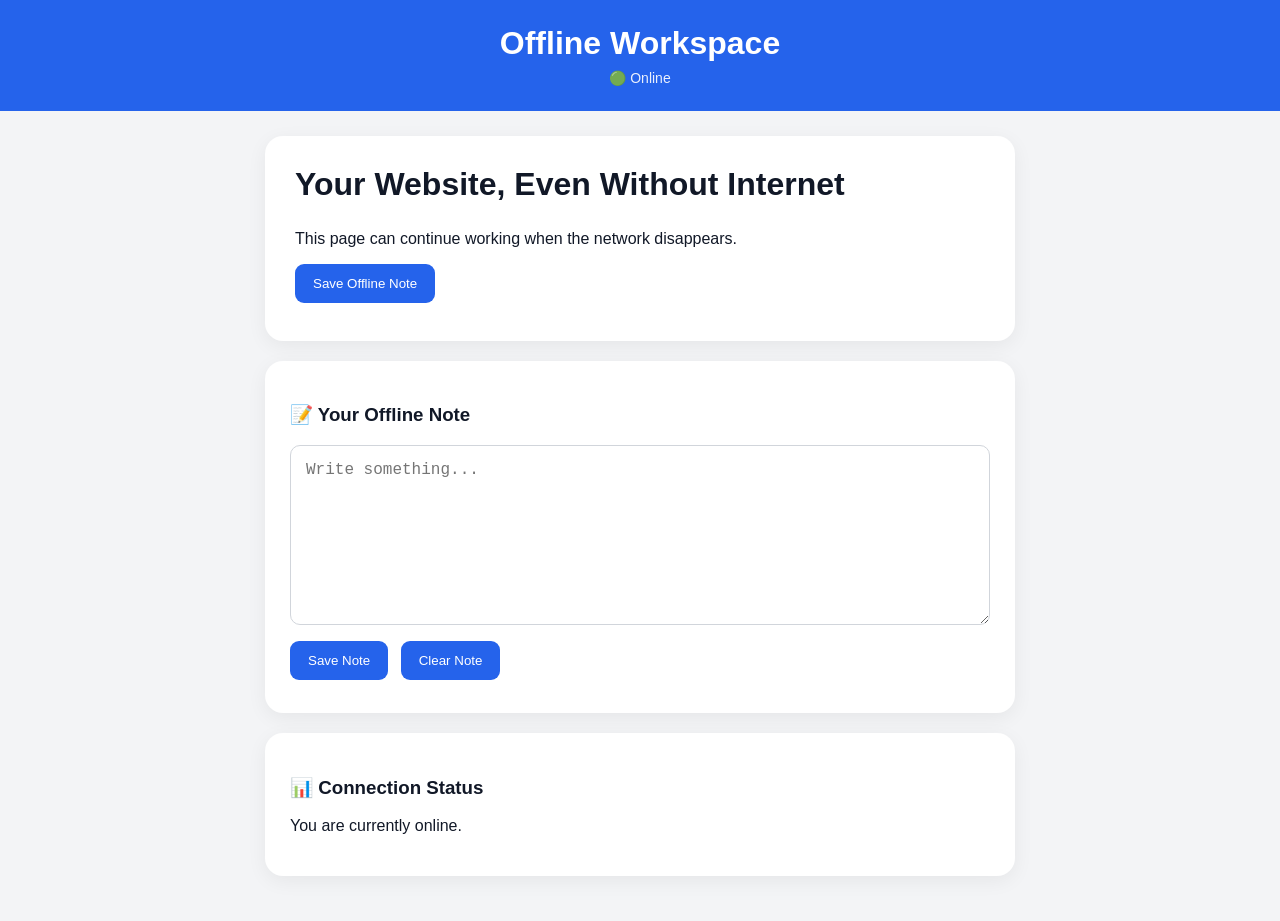
<file: index.html>
<!DOCTYPE html>

<html lang="en">

<head>

    <meta charset="UTF-8">

    <meta
        name="viewport"
        content="width=device-width, initial-scale=1.0"
    >

    <meta
        name="theme-color"
        content="#2563eb"
    >

    <title>Offline Workspace</title>

    <link
        rel="stylesheet"
        href="style.css"
    >

    <link
        rel="manifest"
        href="manifest.json"
    >

</head>

<body>

    <header>

        <h1>Offline Workspace</h1>

        <div id="status">
            Checking connection...
        </div>

    </header>


    <main>

        <section class="hero">

            <h2>
                Your Website,
                Even Without Internet
            </h2>

            <p>
                This page can continue working
                when the network disappears.
            </p>

            <button id="saveButton">
                Save Offline Note
            </button>

        </section>


        <section class="card">

            <h3>📝 Your Offline Note</h3>

            <textarea
                id="note"
                placeholder="Write something..."
            ></textarea>

            <button id="saveNote">
                Save Note
            </button>

            <button id="clearNote">
                Clear Note
            </button>

        </section>


        <section class="card">

            <h3>📊 Connection Status</h3>

            <p id="connectionText">
                Checking...
            </p>

        </section>

    </main>


    <script src="app.js"></script>

</body>

</html>
</file>
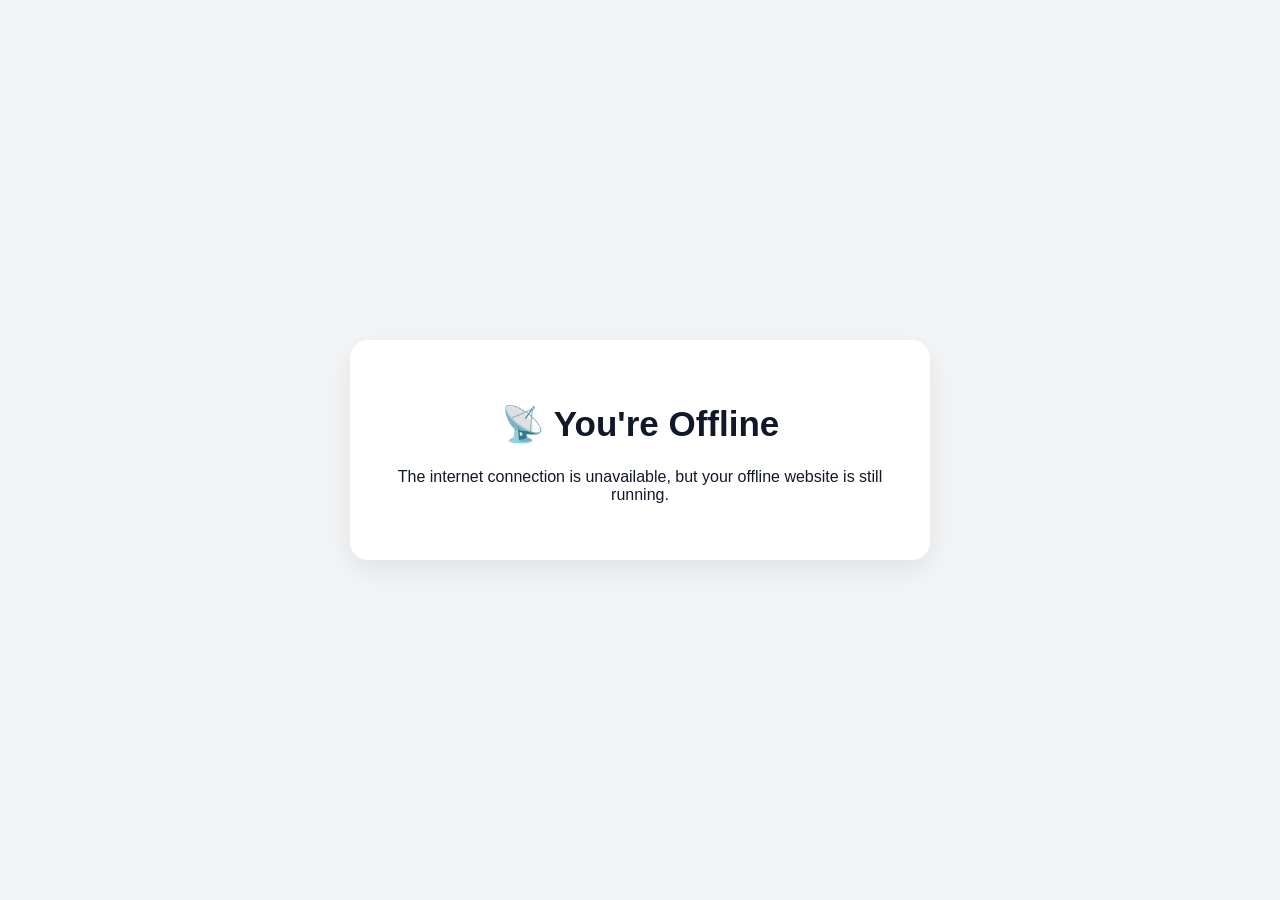
<file: offline.html>
<!DOCTYPE html>

<html lang="en">

<head>

    <meta charset="UTF-8">

    <meta
        name="viewport"
        content="width=device-width, initial-scale=1.0"
    >

    <title>You're Offline</title>

    <style>

        body {

            margin: 0;

            min-height: 100vh;

            display: flex;

            align-items: center;

            justify-content: center;

            text-align: center;

            font-family: Arial;

            background: #f3f4f6;

            color: #111827;
        }

        .box {

            background: white;

            padding: 40px;

            border-radius: 18px;

            max-width: 500px;

            box-shadow:
                0 10px 30px
                rgba(0,0,0,.08);
        }

        h1 {

            font-size: 35px;
        }

    </style>

</head>

<body>

<div class="box">

    <h1>📡 You're Offline</h1>

    <p>
        The internet connection is unavailable,
        but your offline website is still running.
    </p>

</div>

</body>

</html>
</file>
<file: style.css>
* {
    box-sizing: border-box;
}

body {

    margin: 0;

    font-family:
        Arial,
        sans-serif;

    background: #f3f4f6;

    color: #111827;
}

header {

    background: #2563eb;

    color: white;

    padding: 25px;

    text-align: center;
}

header h1 {

    margin: 0 0 8px;
}

#status {

    font-size: 14px;

    opacity: .9;
}

main {

    max-width: 800px;

    margin: auto;

    padding: 25px;
}

.hero {

    background: white;

    padding: 30px;

    border-radius: 18px;

    margin-bottom: 20px;

    box-shadow:
        0 5px 20px
        rgba(0,0,0,.06);
}

.hero h2 {

    font-size: 32px;

    margin-top: 0;
}

.card {

    background: white;

    padding: 25px;

    border-radius: 18px;

    margin-bottom: 20px;

    box-shadow:
        0 5px 20px
        rgba(0,0,0,.06);
}

textarea {

    width: 100%;

    min-height: 180px;

    padding: 15px;

    border:
        1px solid #d1d5db;

    border-radius: 10px;

    resize: vertical;

    font-size: 16px;

    margin-bottom: 12px;
}

button {

    padding: 12px 18px;

    border: 0;

    border-radius: 9px;

    background: #2563eb;

    color: white;

    cursor: pointer;

    margin-right: 8px;

    margin-bottom: 8px;
}

button:hover {

    opacity: .9;
}
</file>
